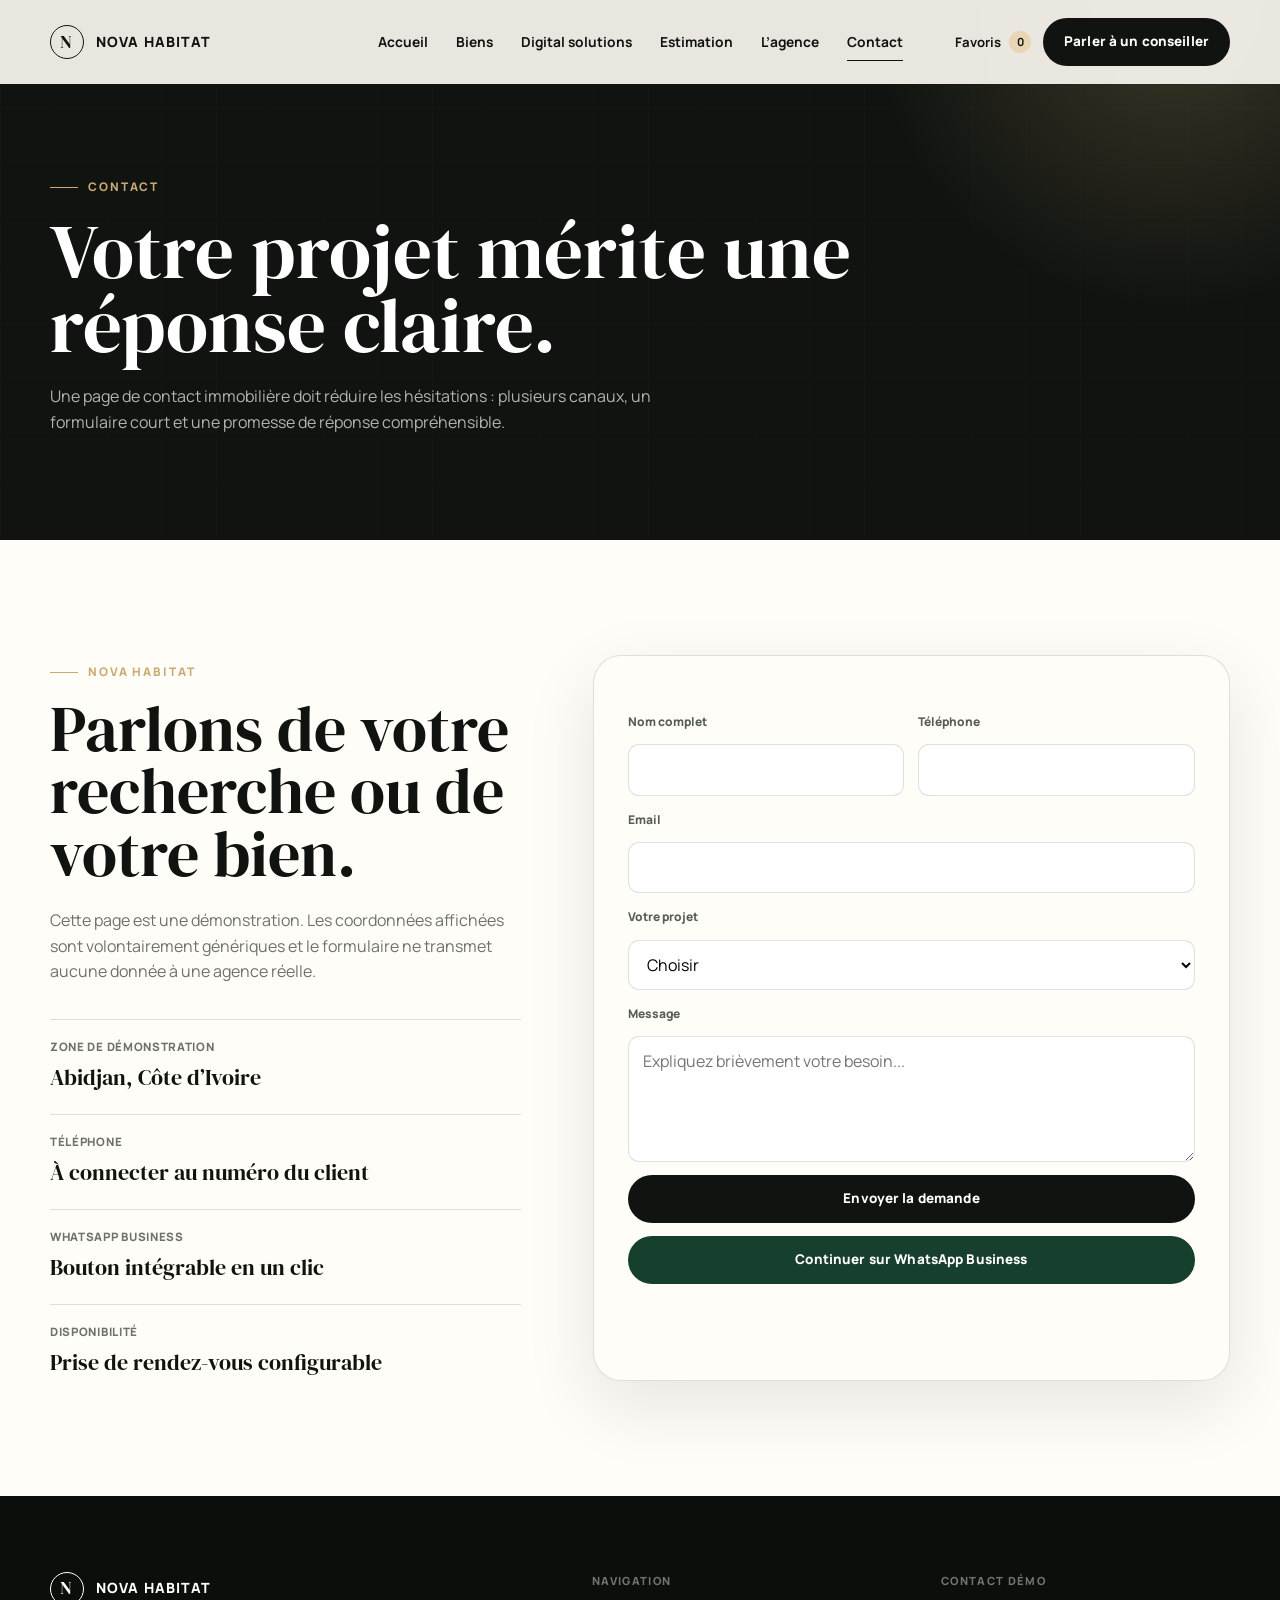
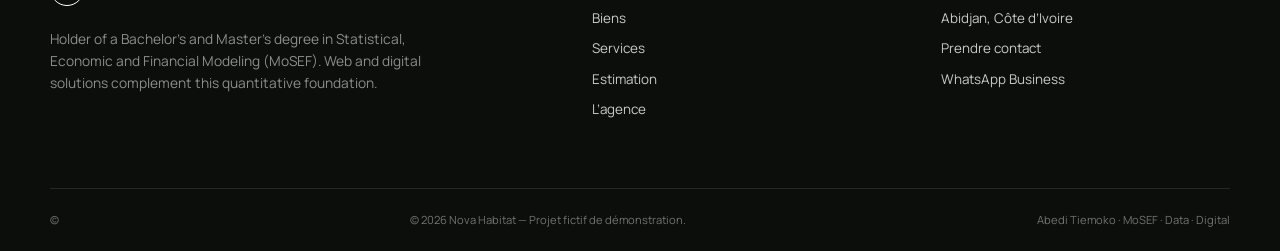
<file: contact.html>
<!DOCTYPE html>
<html lang="fr"><head>
<!-- GA_DEPLOY_MARKER_2026-09-09_FINAL -->
<!-- Google tag (gtag.js) -->
<script async src="https://www.googletagmanager.com/gtag/js?id=G-7KB949F056"></script>
<script>
  window.dataLayer = window.dataLayer || [];
  function gtag(){dataLayer.push(arguments);}
  gtag('js', new Date());
  gtag('config', 'G-7KB949F056');
</script>

<meta charset="utf-8"/><meta content="width=device-width,initial-scale=1" name="viewport"/>
<meta content="noindex, follow" name="robots"><meta content="Page de contact fictive pour une agence immobilière premium." name="description"/><title>Contact | Nova Habitat</title><link href="favicon.svg" rel="icon" type="image/svg+xml"/><link href="assets/css/style.css" rel="stylesheet"/></meta></head><body class="inner-page"><header class="site-header"><div class="container header-inner"><a aria-label="Nova Habitat, accueil" class="brand" href="index.html"><span class="brand-mark">N</span><span>Nova Habitat</span></a><nav aria-label="Navigation principale" class="site-nav"><a href="index.html">Accueil</a><a href="biens.html">Biens</a><a href="services.html">Digital solutions</a><a href="estimation.html">Estimation</a><a href="agence.html">L’agence</a><a class="active" href="contact.html">Contact</a></nav><div class="header-actions"><a class="header-fav" href="biens.html#favoris"><span>Favoris</span><span class="favorite-count">0</span></a><a class="btn btn-dark" href="contact.html">Parler à un conseiller</a><button aria-expanded="false" aria-label="Ouvrir le menu" class="nav-toggle" type="button"><span></span></button></div></div></header><main><section class="page-hero"><div class="container"><span class="eyebrow">Contact</span><h1>Votre projet mérite une réponse claire.</h1><p>Une page de contact immobilière doit réduire les hésitations : plusieurs canaux, un formulaire court et une promesse de réponse compréhensible.</p></div></section><section class="section paper"><div class="container contact-grid"><div class="contact-copy reveal"><span class="eyebrow">Nova Habitat</span><h2>Parlons de votre recherche ou de votre bien.</h2><p>Cette page est une démonstration. Les coordonnées affichées sont volontairement génériques et le formulaire ne transmet aucune donnée à une agence réelle.</p><div class="contact-list"><div class="contact-item"><span>Zone de démonstration</span><strong>Abidjan, Côte d’Ivoire</strong></div><div class="contact-item"><span>Téléphone</span><strong>À connecter au numéro du client</strong></div><div class="contact-item"><span>WhatsApp Business</span><strong>Bouton intégrable en un clic</strong></div><div class="contact-item"><span>Disponibilité</span><strong>Prise de rendez-vous configurable</strong></div></div></div><div class="contact-form-card reveal"><form class="demo-form" data-demo-form=""><div class="form-grid"><div class="form-field"><label for="c-name">Nom complet</label><input id="c-name" name="name" required=""/></div><div class="form-field"><label for="c-phone">Téléphone</label><input id="c-phone" name="phone" required="" type="tel"/></div><div class="form-field full"><label for="c-email">Email</label><input id="c-email" name="email" required="" type="email"/></div><div class="form-field full"><label for="c-topic">Votre projet</label><select id="c-topic" name="topic" required=""><option value="">Choisir</option><option>Acheter un bien</option><option>Vendre un bien</option><option>Louer</option><option>Investir</option><option>Autre demande</option></select></div><div class="form-field full"><label for="c-message">Message</label><textarea id="c-message" name="message" placeholder="Expliquez brièvement votre besoin..." required=""></textarea></div></div><button class="btn btn-dark btn-full" type="submit">Envoyer la demande</button><button class="btn btn-whatsapp btn-full" data-demo-whatsapp="" type="button">Continuer sur WhatsApp Business</button></form></div></div></section></main><footer class="site-footer"><div class="container footer-top"><div class="footer-brand"><a class="brand" href="index.html"><span class="brand-mark">N</span><span>Nova Habitat</span></a><p>Holder of a Bachelor’s and Master’s degree in Statistical, Economic and Financial Modeling (MoSEF). Web and digital solutions complement this quantitative foundation.</p></div><div class="footer-col"><h3>Navigation</h3><a href="biens.html">Biens</a><a href="services.html">Services</a><a href="estimation.html">Estimation</a><a href="agence.html">L’agence</a></div><div class="footer-col"><h3>Contact démo</h3><span>Abidjan, Côte d’Ivoire</span><a href="contact.html">Prendre contact</a><a href="contact.html">WhatsApp Business</a></div></div><div class="container footer-bottom">© <span>© 2026 Nova Habitat — Projet fictif de démonstration.</span> Abedi Tiemoko · MoSEF · Data · Digital</div></footer><script src="assets/js/data.js"></script><script src="assets/js/app.js"></script></body></html>
</file>
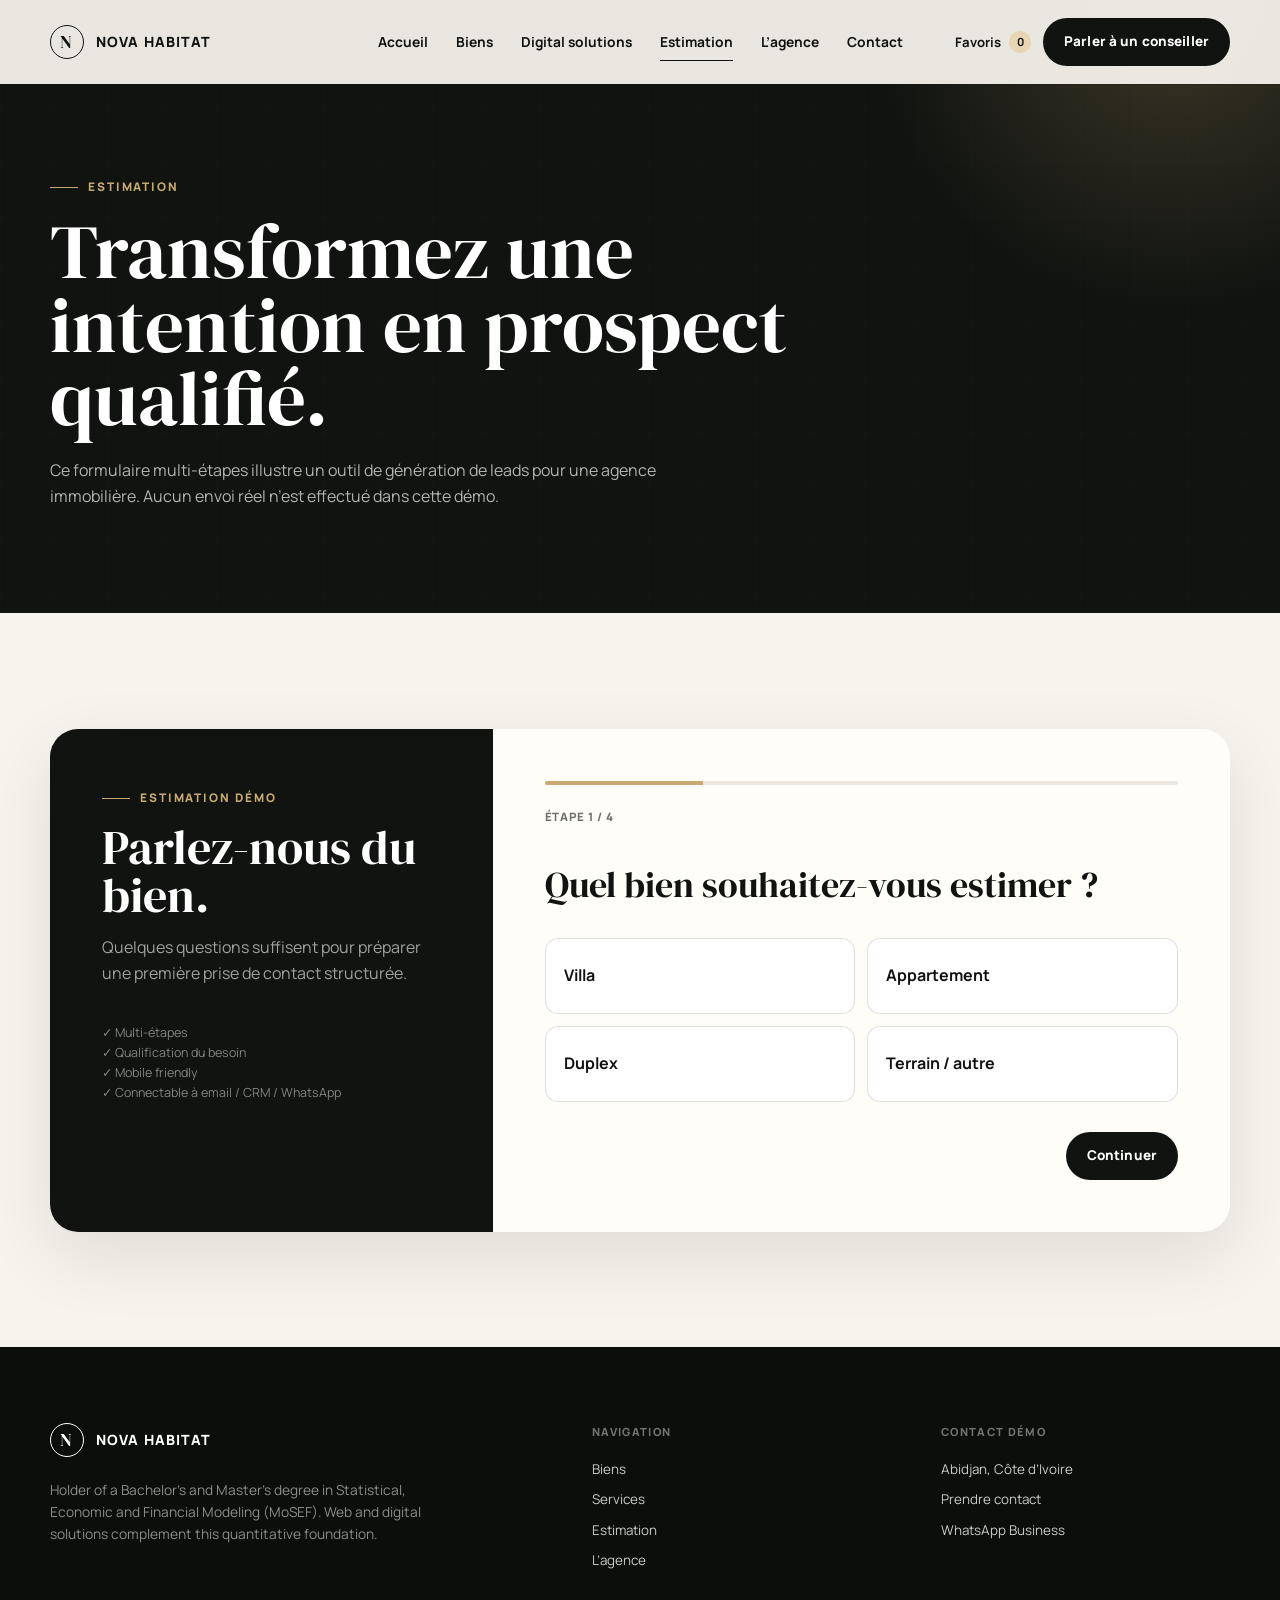
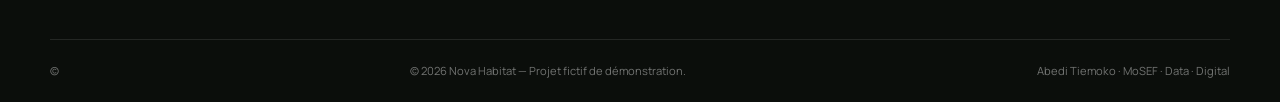
<file: estimation.html>
<!DOCTYPE html>
<html lang="fr"><head>
<!-- GA_DEPLOY_MARKER_2026-09-09_FINAL -->
<!-- Google tag (gtag.js) -->
<script async src="https://www.googletagmanager.com/gtag/js?id=G-7KB949F056"></script>
<script>
  window.dataLayer = window.dataLayer || [];
  function gtag(){dataLayer.push(arguments);}
  gtag('js', new Date());
  gtag('config', 'G-7KB949F056');
</script>

<meta charset="utf-8"/><meta content="width=device-width,initial-scale=1" name="viewport"/>
<meta content="noindex, follow" name="robots"><meta content="Formulaire fictif d’estimation immobilière en plusieurs étapes." name="description"/><title>Estimation | Nova Habitat</title><link href="favicon.svg" rel="icon" type="image/svg+xml"/><link href="assets/css/style.css" rel="stylesheet"/></meta></head><body class="inner-page"><header class="site-header"><div class="container header-inner"><a aria-label="Nova Habitat, accueil" class="brand" href="index.html"><span class="brand-mark">N</span><span>Nova Habitat</span></a><nav aria-label="Navigation principale" class="site-nav"><a href="index.html">Accueil</a><a href="biens.html">Biens</a><a href="services.html">Digital solutions</a><a class="active" href="estimation.html">Estimation</a><a href="agence.html">L’agence</a><a href="contact.html">Contact</a></nav><div class="header-actions"><a class="header-fav" href="biens.html#favoris"><span>Favoris</span><span class="favorite-count">0</span></a><a class="btn btn-dark" href="contact.html">Parler à un conseiller</a><button aria-expanded="false" aria-label="Ouvrir le menu" class="nav-toggle" type="button"><span></span></button></div></div></header><main><section class="page-hero"><div class="container"><span class="eyebrow">Estimation</span><h1>Transformez une intention en prospect qualifié.</h1><p>Ce formulaire multi-étapes illustre un outil de génération de leads pour une agence immobilière. Aucun envoi réel n’est effectué dans cette démo.</p></div></section><section class="section"><div class="container estimate-shell reveal"><aside class="estimate-aside"><span class="eyebrow">Estimation démo</span><h2>Parlez-nous du bien.</h2><p>Quelques questions suffisent pour préparer une première prise de contact structurée.</p><div style="margin-top:36px;color:rgba(255,255,255,.48);font-size:.78rem">✓ Multi-étapes<br/>✓ Qualification du besoin<br/>✓ Mobile friendly<br/>✓ Connectable à email / CRM / WhatsApp</div></aside><div class="estimate-main"><div class="estimate-progress-track"><div class="estimate-progress" id="estimate-progress"></div></div><span class="estimate-step-label" id="estimate-step-label">Étape 1 / 4</span><form id="estimate-form"><div class="estimate-step"><h2>Quel bien souhaitez-vous estimer ?</h2><div class="choice-grid"><label class="choice-card"><input name="type" required="" type="radio" value="Villa"/><span>Villa</span></label><label class="choice-card"><input name="type" type="radio" value="Appartement"/><span>Appartement</span></label><label class="choice-card"><input name="type" type="radio" value="Duplex"/><span>Duplex</span></label><label class="choice-card"><input name="type" type="radio" value="Terrain"/><span>Terrain / autre</span></label></div><div class="step-actions"><span></span><button class="btn btn-dark" data-next="" type="button">Continuer</button></div></div><div class="estimate-step" hidden=""><h2>Où se situe le bien ?</h2><div class="form-grid"><div class="form-field full"><label for="est-location">Quartier / commune</label><input id="est-location" name="location" placeholder="Ex. Cocody Riviera" required=""/></div><div class="form-field"><label for="est-area">Surface approximative</label><input id="est-area" min="1" name="area" placeholder="m²" required="" type="number"/></div><div class="form-field"><label for="est-rooms">Nombre de pièces</label><input id="est-rooms" min="1" name="rooms" placeholder="5" type="number"/></div></div><div class="step-actions"><button class="btn btn-outline" data-prev="" type="button">Retour</button><button class="btn btn-dark" data-next="" type="button">Continuer</button></div></div><div class="estimate-step" hidden=""><h2>Quel est votre projet ?</h2><div class="choice-grid"><label class="choice-card"><input name="timing" required="" type="radio" value="Maintenant"/><span>Vendre rapidement</span></label><label class="choice-card"><input name="timing" type="radio" value="3 mois"/><span>Dans les 3 mois</span></label><label class="choice-card"><input name="timing" type="radio" value="Plus tard"/><span>Je me renseigne</span></label><label class="choice-card"><input name="timing" type="radio" value="Investissement"/><span>Projet d’investissement</span></label></div><div class="step-actions"><button class="btn btn-outline" data-prev="" type="button">Retour</button><button class="btn btn-dark" data-next="" type="button">Continuer</button></div></div><div class="estimate-step" hidden=""><h2>Comment vous recontacter ?</h2><div class="form-grid"><div class="form-field"><label for="est-name">Nom complet</label><input id="est-name" name="name" required=""/></div><div class="form-field"><label for="est-phone">Téléphone</label><input id="est-phone" name="phone" required="" type="tel"/></div><div class="form-field full"><label for="est-email">Email</label><input id="est-email" name="email" required="" type="email"/></div><div class="form-field full"><label for="est-message">Précisions</label><textarea id="est-message" name="message" placeholder="Informations utiles sur le bien..."></textarea></div></div><div class="step-actions"><button class="btn btn-outline" data-prev="" type="button">Retour</button><button class="btn btn-dark" type="submit">Demander l’estimation</button></div></div></form></div></div></section></main><footer class="site-footer"><div class="container footer-top"><div class="footer-brand"><a class="brand" href="index.html"><span class="brand-mark">N</span><span>Nova Habitat</span></a><p>Holder of a Bachelor’s and Master’s degree in Statistical, Economic and Financial Modeling (MoSEF). Web and digital solutions complement this quantitative foundation.</p></div><div class="footer-col"><h3>Navigation</h3><a href="biens.html">Biens</a><a href="services.html">Services</a><a href="estimation.html">Estimation</a><a href="agence.html">L’agence</a></div><div class="footer-col"><h3>Contact démo</h3><span>Abidjan, Côte d’Ivoire</span><a href="contact.html">Prendre contact</a><a href="contact.html">WhatsApp Business</a></div></div><div class="container footer-bottom">© <span>© 2026 Nova Habitat — Projet fictif de démonstration.</span> Abedi Tiemoko · MoSEF · Data · Digital</div></footer><script src="assets/js/data.js"></script><script src="assets/js/app.js"></script></body></html>
</file>
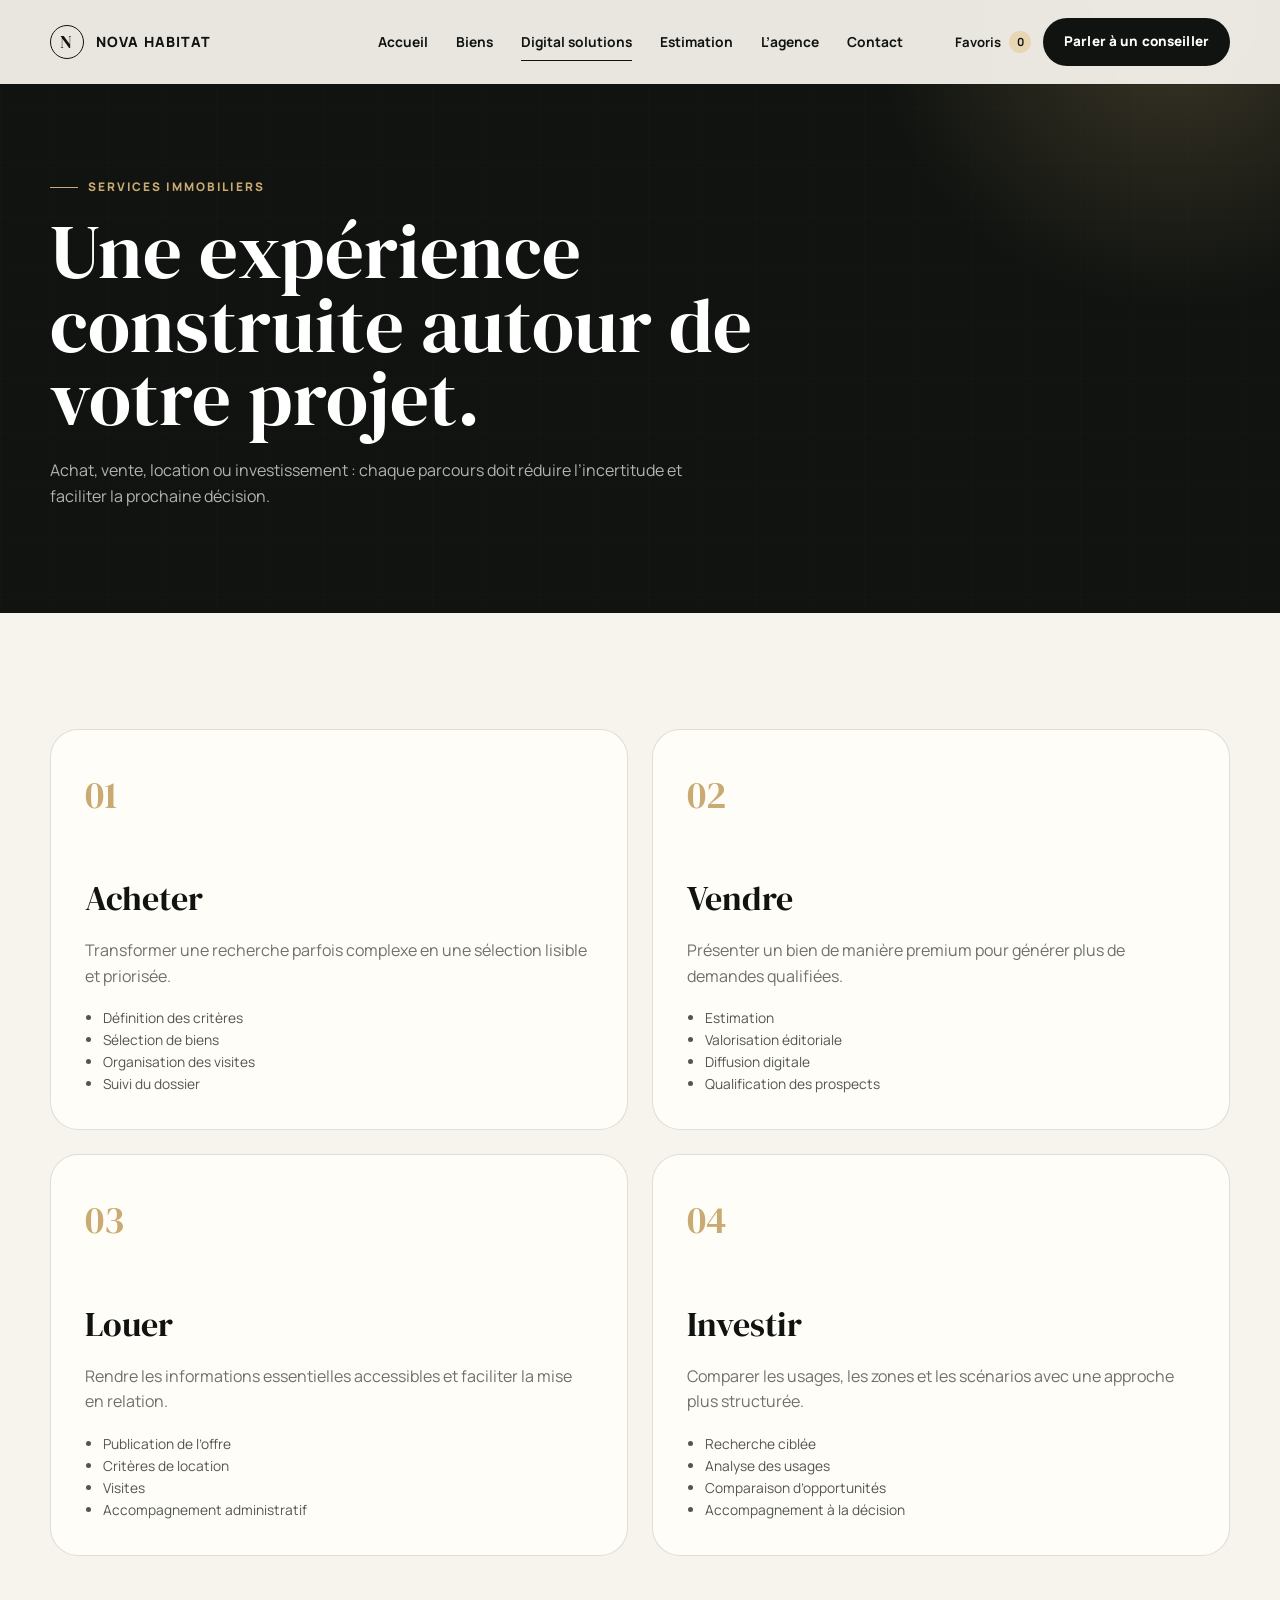
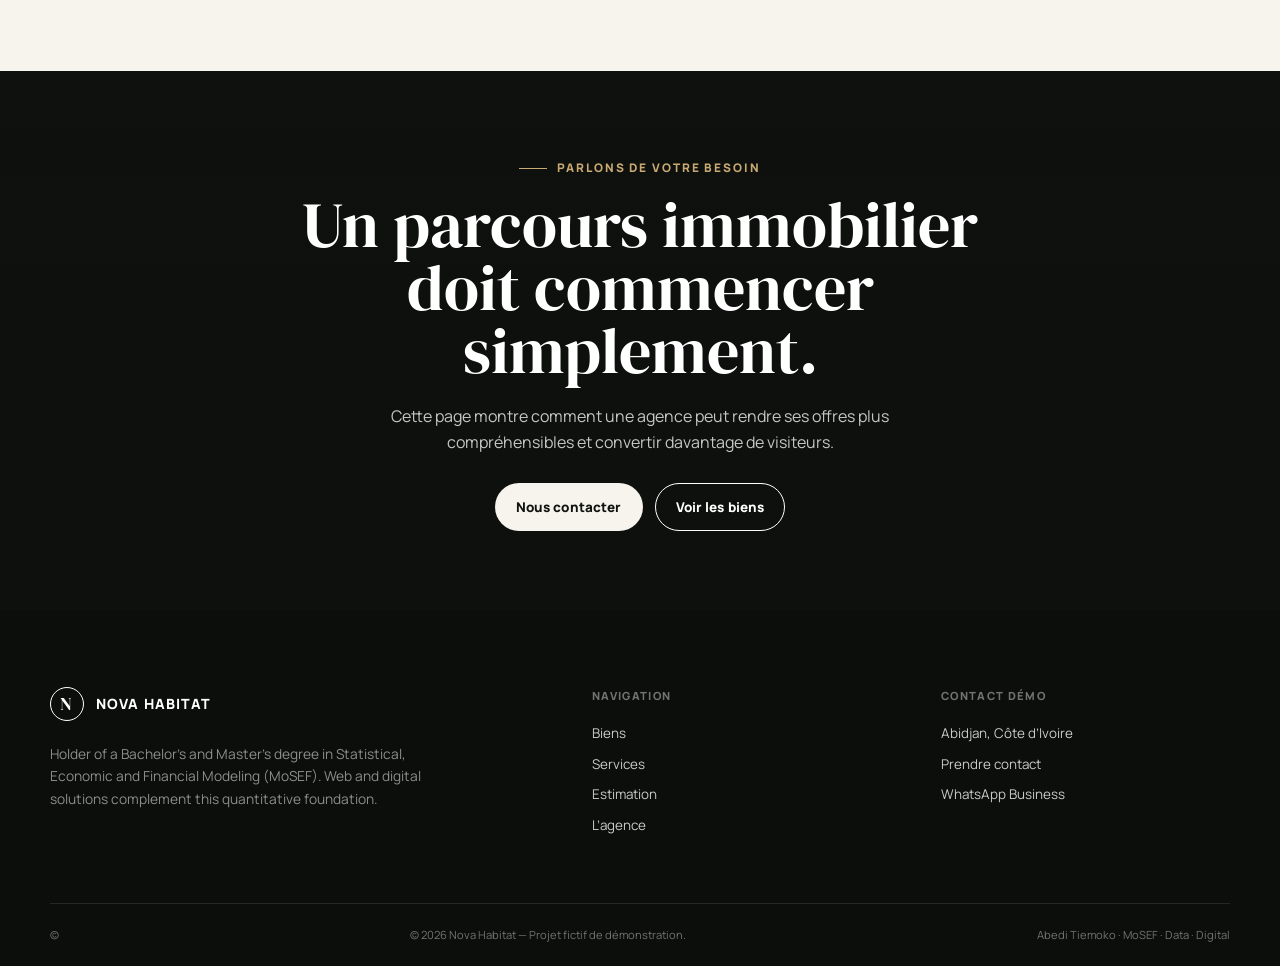
<file: services.html>
<!DOCTYPE html>
<html lang="fr"><head>
<!-- GA_DEPLOY_MARKER_2026-09-09_FINAL -->
<!-- Google tag (gtag.js) -->
<script async src="https://www.googletagmanager.com/gtag/js?id=G-7KB949F056"></script>
<script>
  window.dataLayer = window.dataLayer || [];
  function gtag(){dataLayer.push(arguments);}
  gtag('js', new Date());
  gtag('config', 'G-7KB949F056');
</script>

<meta charset="utf-8"/><meta content="width=device-width,initial-scale=1" name="viewport"/>
<meta content="noindex, follow" name="robots"><meta content="Services immobiliers fictifs : acheter, vendre, louer et investir." name="description"/><title>Services | Nova Habitat</title><link href="favicon.svg" rel="icon" type="image/svg+xml"/><link href="assets/css/style.css" rel="stylesheet"/></meta></head><body class="inner-page"><header class="site-header"><div class="container header-inner"><a aria-label="Nova Habitat, accueil" class="brand" href="index.html"><span class="brand-mark">N</span><span>Nova Habitat</span></a><nav aria-label="Navigation principale" class="site-nav"><a href="index.html">Accueil</a><a href="biens.html">Biens</a><a class="active" href="services.html">Digital solutions</a><a href="estimation.html">Estimation</a><a href="agence.html">L’agence</a><a href="contact.html">Contact</a></nav><div class="header-actions"><a class="header-fav" href="biens.html#favoris"><span>Favoris</span><span class="favorite-count">0</span></a><a class="btn btn-dark" href="contact.html">Parler à un conseiller</a><button aria-expanded="false" aria-label="Ouvrir le menu" class="nav-toggle" type="button"><span></span></button></div></div></header><main><section class="page-hero"><div class="container"><span class="eyebrow">Services immobiliers</span><h1>Une expérience construite autour de votre projet.</h1><p>Achat, vente, location ou investissement : chaque parcours doit réduire l’incertitude et faciliter la prochaine décision.</p></div></section><section class="section"><div class="container service-detail-grid"><article class="service-detail reveal"><span class="number">01</span><div><h2>Acheter</h2><p>Transformer une recherche parfois complexe en une sélection lisible et priorisée.</p><ul><li>Définition des critères</li><li>Sélection de biens</li><li>Organisation des visites</li><li>Suivi du dossier</li></ul></div></article><article class="service-detail reveal"><span class="number">02</span><div><h2>Vendre</h2><p>Présenter un bien de manière premium pour générer plus de demandes qualifiées.</p><ul><li>Estimation</li><li>Valorisation éditoriale</li><li>Diffusion digitale</li><li>Qualification des prospects</li></ul></div></article><article class="service-detail reveal"><span class="number">03</span><div><h2>Louer</h2><p>Rendre les informations essentielles accessibles et faciliter la mise en relation.</p><ul><li>Publication de l’offre</li><li>Critères de location</li><li>Visites</li><li>Accompagnement administratif</li></ul></div></article><article class="service-detail reveal" id="investir"><span class="number">04</span><div><h2>Investir</h2><p>Comparer les usages, les zones et les scénarios avec une approche plus structurée.</p><ul><li>Recherche ciblée</li><li>Analyse des usages</li><li>Comparaison d’opportunités</li><li>Accompagnement à la décision</li></ul></div></article></div></section><section class="cta-panel"><div class="cta-inner reveal"><span class="eyebrow">Parlons de votre besoin</span><h2>Un parcours immobilier doit commencer simplement.</h2><p>Cette page montre comment une agence peut rendre ses offres plus compréhensibles et convertir davantage de visiteurs.</p><div class="cta-actions"><a class="btn btn-light" href="contact.html">Nous contacter</a><a class="btn btn-outline" href="biens.html">Voir les biens</a></div></div></section></main><footer class="site-footer"><div class="container footer-top"><div class="footer-brand"><a class="brand" href="index.html"><span class="brand-mark">N</span><span>Nova Habitat</span></a><p>Holder of a Bachelor’s and Master’s degree in Statistical, Economic and Financial Modeling (MoSEF). Web and digital solutions complement this quantitative foundation.</p></div><div class="footer-col"><h3>Navigation</h3><a href="biens.html">Biens</a><a href="services.html">Services</a><a href="estimation.html">Estimation</a><a href="agence.html">L’agence</a></div><div class="footer-col"><h3>Contact démo</h3><span>Abidjan, Côte d’Ivoire</span><a href="contact.html">Prendre contact</a><a href="contact.html">WhatsApp Business</a></div></div><div class="container footer-bottom">© <span>© 2026 Nova Habitat — Projet fictif de démonstration.</span> Abedi Tiemoko · MoSEF · Data · Digital</div></footer><script src="assets/js/data.js"></script><script src="assets/js/app.js"></script></body></html>
</file>
<file: assets/css/style.css>
@import url('https://fonts.googleapis.com/css2?family=DM+Serif+Display:ital@0;1&family=Manrope:wght@400;500;600;700;800&display=swap');

:root {
  --ink: #101310;
  --ink-2: #1a1f1a;
  --ivory: #f7f4ed;
  --paper: #fffdf8;
  --champagne: #c9aa72;
  --champagne-2: #e7d5b4;
  --sage: #6f7f6c;
  --muted: #6e716c;
  --line: rgba(16,19,16,.13);
  --white-line: rgba(255,255,255,.18);
  --shadow: 0 24px 70px rgba(20,23,18,.10);
  --radius: 28px;
  --radius-sm: 18px;
  --container: min(1180px, calc(100% - 40px));
}

* { box-sizing: border-box; }
html { scroll-behavior: smooth; }
body {
  margin: 0;
  color: var(--ink);
  background: var(--ivory);
  font-family: 'Manrope', system-ui, sans-serif;
  line-height: 1.6;
  -webkit-font-smoothing: antialiased;
}
body.nav-open { overflow: hidden; }
a { color: inherit; text-decoration: none; }
img { display: block; width: 100%; }
button, input, select, textarea { font: inherit; }
button { cursor: pointer; }
svg { width: 1.15em; height: 1.15em; fill: none; stroke: currentColor; stroke-width: 1.8; stroke-linecap: round; stroke-linejoin: round; }
.container { width: var(--container); margin-inline: auto; }
.eyebrow {
  display: inline-flex;
  align-items: center;
  gap: 10px;
  color: var(--champagne);
  font-size: .74rem;
  font-weight: 800;
  letter-spacing: .16em;
  text-transform: uppercase;
}
.eyebrow::before { content: ''; width: 28px; height: 1px; background: currentColor; }
.display {
  margin: 0;
  font-family: 'DM Serif Display', Georgia, serif;
  font-size: clamp(3.2rem, 7vw, 7.4rem);
  font-weight: 400;
  line-height: .92;
  letter-spacing: -.035em;
}
h1, h2, h3, p { margin-top: 0; }
h2.section-title {
  margin-bottom: 18px;
  font-family: 'DM Serif Display', Georgia, serif;
  font-size: clamp(2.2rem, 4vw, 4rem);
  font-weight: 400;
  line-height: 1.02;
  letter-spacing: -.025em;
}
.section-copy { max-width: 640px; color: var(--muted); font-size: 1.02rem; }
.section-head { display: flex; align-items: end; justify-content: space-between; gap: 28px; margin-bottom: 42px; }
.section-head .section-copy { margin-bottom: 0; }
.section { padding: clamp(76px, 9vw, 128px) 0; }
.section.dark { background: var(--ink); color: #fff; }
.section.paper { background: var(--paper); }
.section.tight { padding-block: 64px; }

/* Header */
.site-header {
  position: fixed;
  z-index: 100;
  inset: 0 0 auto 0;
  color: #fff;
  transition: background .3s ease, box-shadow .3s ease, color .3s ease;
}
.site-header.scrolled,
.inner-page .site-header {
  color: var(--ink);
  background: rgba(247,244,237,.94);
  backdrop-filter: blur(18px);
  box-shadow: 0 1px 0 var(--line);
}
.header-inner { height: 84px; display: grid; grid-template-columns: 1fr auto 1fr; align-items: center; gap: 24px; }
.brand {
  display: inline-flex; align-items: center; gap: 12px; width: max-content;
  font-size: .88rem; font-weight: 800; letter-spacing: .08em; text-transform: uppercase;
}
.brand-mark {
  width: 34px; height: 34px; display: grid; place-items: center; border: 1px solid currentColor; border-radius: 50%;
  font-family: 'DM Serif Display', serif; font-size: 1.12rem; font-weight: 400;
}
.site-nav { display: flex; align-items: center; gap: 28px; }
.site-nav a { position: relative; font-size: .86rem; font-weight: 700; }
.site-nav a::after { content: ''; position: absolute; left: 0; right: 100%; bottom: -8px; height: 1px; background: currentColor; transition: right .25s ease; }
.site-nav a:hover::after, .site-nav a.active::after { right: 0; }
.header-actions { display: flex; justify-content: flex-end; align-items: center; gap: 12px; }
.header-fav { display: inline-flex; align-items: center; gap: 8px; font-size: .82rem; font-weight: 700; }
.favorite-count { display: grid; place-items: center; min-width: 22px; height: 22px; padding: 0 6px; border-radius: 999px; color: var(--ink); background: var(--champagne-2); font-size: .7rem; }
.nav-toggle { display: none; width: 44px; height: 44px; border: 0; border-radius: 50%; background: transparent; color: inherit; }
.nav-toggle span, .nav-toggle::before, .nav-toggle::after { content: ''; display: block; width: 22px; height: 1.5px; margin: 5px auto; background: currentColor; transition: transform .25s ease; }

.btn {
  min-height: 48px; display: inline-flex; align-items: center; justify-content: center; gap: 10px;
  padding: 0 20px; border: 1px solid transparent; border-radius: 999px;
  font-size: .84rem; font-weight: 800; letter-spacing: .01em; transition: transform .22s ease, background .22s ease, color .22s ease, border .22s ease;
}
.btn:hover { transform: translateY(-2px); }
.btn-dark { color: #fff; background: var(--ink); }
.btn-dark:hover { background: #2a302a; }
.btn-light { color: var(--ink); background: var(--ivory); }
.btn-outline { border-color: currentColor; background: transparent; }
.btn-gold { color: var(--ink); background: var(--champagne-2); }
.btn-whatsapp { color: #fff; background: #173f2d; }
.btn-full { width: 100%; }

/* Hero */
.hero {
  min-height: 780px;
  position: relative;
  display: flex;
  align-items: end;
  overflow: hidden;
  color: #fff;
  background: #151915;
}
.hero::before {
  content: '';
  position: absolute;
  inset: 0;
  background:
    linear-gradient(90deg, rgba(10,12,10,.80) 0%, rgba(10,12,10,.43) 48%, rgba(10,12,10,.15) 100%),
    linear-gradient(0deg, rgba(10,12,10,.58) 0%, transparent 50%),
    url('https://images.unsplash.com/photo-1600585154340-be6161a56a0c?auto=format&fit=crop&w=2000&q=88') center/cover no-repeat;
  transform: scale(1.015);
}
.hero::after {
  content: '';
  position: absolute;
  inset: 0;
  background-image: linear-gradient(rgba(255,255,255,.045) 1px, transparent 1px), linear-gradient(90deg, rgba(255,255,255,.045) 1px, transparent 1px);
  background-size: 72px 72px;
  mask-image: linear-gradient(to bottom, rgba(0,0,0,.8), transparent 78%);
}
.hero-inner { position: relative; z-index: 2; padding: 170px 0 78px; }
.hero-copy { max-width: 880px; }
.hero .eyebrow { margin-bottom: 28px; color: var(--champagne-2); }
.hero .display { max-width: 900px; }
.hero-lead { max-width: 680px; margin: 28px 0 38px; color: rgba(255,255,255,.8); font-size: clamp(1rem, 1.6vw, 1.2rem); }
.hero-search {
  display: grid;
  grid-template-columns: 1fr 1fr 1.2fr auto;
  gap: 0;
  max-width: 980px;
  padding: 8px;
  color: var(--ink);
  background: rgba(255,253,248,.97);
  border-radius: 18px;
  box-shadow: 0 24px 70px rgba(0,0,0,.23);
}
.search-field { position: relative; padding: 8px 16px; border-right: 1px solid var(--line); }
.search-field label { display: block; margin-bottom: 2px; color: var(--muted); font-size: .67rem; font-weight: 800; letter-spacing: .08em; text-transform: uppercase; }
.search-field select, .search-field input { width: 100%; height: 30px; border: 0; outline: 0; color: var(--ink); background: transparent; font-weight: 700; }
.hero-search .btn { align-self: stretch; min-width: 148px; border-radius: 13px; }
.hero-foot { display: flex; align-items: center; gap: 28px; margin-top: 36px; color: rgba(255,255,255,.64); font-size: .8rem; }
.hero-foot strong { color: #fff; }

/* Trust strip */
.trust-strip { margin-top: -1px; background: var(--ink); color: #fff; border-top: 1px solid rgba(255,255,255,.1); }
.trust-grid { min-height: 110px; display: grid; grid-template-columns: repeat(4, 1fr); }
.trust-item { display: flex; align-items: center; gap: 16px; padding: 26px 28px; border-right: 1px solid rgba(255,255,255,.1); }
.trust-item:last-child { border-right: 0; }
.trust-item strong { display: block; font-family: 'DM Serif Display', serif; font-size: 1.55rem; font-weight: 400; }
.trust-item span { display: block; color: rgba(255,255,255,.58); font-size: .76rem; }
.trust-number { width: 38px; height: 38px; display: grid; place-items: center; border: 1px solid rgba(255,255,255,.23); border-radius: 50%; color: var(--champagne-2); font-size: .78rem; }

/* Property cards */
.property-grid { display: grid; grid-template-columns: repeat(3, minmax(0, 1fr)); gap: 24px; }
.property-card { overflow: hidden; background: var(--paper); border: 1px solid var(--line); border-radius: var(--radius-sm); transition: transform .28s ease, box-shadow .28s ease; }
.property-card:hover { transform: translateY(-6px); box-shadow: var(--shadow); }
.property-media { position: relative; aspect-ratio: 1.28; overflow: hidden; background: #ddd; }
.property-media img { height: 100%; object-fit: cover; transition: transform .55s ease; }
.property-card:hover .property-media img { transform: scale(1.045); }
.property-badge { position: absolute; left: 14px; top: 14px; padding: 7px 10px; border-radius: 999px; color: #fff; background: rgba(15,18,15,.72); backdrop-filter: blur(10px); font-size: .65rem; font-weight: 800; letter-spacing: .05em; text-transform: uppercase; }
.favorite-btn { width: 42px; height: 42px; display: grid; place-items: center; border: 1px solid rgba(255,255,255,.35); border-radius: 50%; color: #fff; background: rgba(15,18,15,.42); backdrop-filter: blur(10px); }
.property-media .favorite-btn { position: absolute; right: 14px; top: 14px; }
.favorite-btn svg { transition: fill .2s ease; }
.favorite-btn.is-favorite svg { fill: currentColor; }
.property-body { padding: 22px; }
.property-topline { display: flex; align-items: center; justify-content: space-between; gap: 14px; margin-bottom: 12px; color: var(--muted); font-size: .72rem; font-weight: 800; text-transform: uppercase; letter-spacing: .05em; }
.property-topline strong { color: var(--ink); font-size: .84rem; }
.property-card h3 { margin-bottom: 8px; font-family: 'DM Serif Display', serif; font-size: 1.5rem; font-weight: 400; line-height: 1.08; }
.property-location { display: flex; align-items: center; gap: 7px; margin-bottom: 18px; color: var(--muted); font-size: .82rem; }
.property-location svg { width: 15px; height: 15px; }
.property-meta { display: flex; flex-wrap: wrap; gap: 14px; padding-top: 16px; border-top: 1px solid var(--line); color: #4e524d; font-size: .77rem; }
.property-meta span { display: inline-flex; align-items: center; gap: 6px; }
.property-meta svg { width: 15px; height: 15px; }
.property-professional { color: var(--sage); font-weight: 800; }

/* Split showcase */
.showcase { display: grid; grid-template-columns: 1.05fr .95fr; min-height: 690px; }
.showcase-media { position: relative; overflow: hidden; }
.showcase-media img { height: 100%; object-fit: cover; }
.showcase-media::after { content: ''; position: absolute; inset: 0; background: linear-gradient(135deg, transparent 50%, rgba(16,19,16,.16)); }
.showcase-copy { display: flex; align-items: center; padding: clamp(48px, 7vw, 100px); background: #dfe4dc; }
.showcase-copy-inner { max-width: 520px; }
.showcase-copy h2 { margin: 18px 0 24px; font-family: 'DM Serif Display', serif; font-size: clamp(2.5rem, 5vw, 5rem); font-weight: 400; line-height: .97; }
.showcase-copy p { color: #596056; }
.feature-points { display: grid; gap: 12px; margin: 28px 0 34px; }
.feature-point { display: flex; align-items: center; gap: 12px; font-weight: 700; font-size: .88rem; }
.feature-point::before { content: '✓'; width: 26px; height: 26px; display: grid; place-items: center; border-radius: 50%; background: rgba(16,19,16,.08); }

/* Service teaser */
.service-grid { display: grid; grid-template-columns: repeat(4, 1fr); border-top: 1px solid var(--white-line); border-left: 1px solid var(--white-line); }
.service-card { min-height: 310px; display: flex; flex-direction: column; justify-content: space-between; padding: 32px; border-right: 1px solid var(--white-line); border-bottom: 1px solid var(--white-line); }
.service-index { color: var(--champagne-2); font-size: .72rem; letter-spacing: .12em; }
.service-card h3 { margin: 44px 0 12px; font-family: 'DM Serif Display', serif; font-size: 1.8rem; font-weight: 400; }
.service-card p { color: rgba(255,255,255,.58); font-size: .88rem; }
.service-card a { width: max-content; margin-top: 22px; color: var(--champagne-2); font-weight: 800; font-size: .78rem; }

/* Process */
.process-grid { display: grid; grid-template-columns: repeat(3, 1fr); gap: 42px; }
.process-card { position: relative; padding-top: 64px; }
.process-card::before { content: attr(data-step); position: absolute; top: 0; left: 0; color: var(--champagne); font-family: 'DM Serif Display', serif; font-size: 2.7rem; }
.process-card::after { content: ''; position: absolute; top: 28px; left: 62px; width: calc(100% - 62px); height: 1px; background: var(--line); }
.process-card h3 { margin-bottom: 12px; font-family: 'DM Serif Display', serif; font-size: 1.55rem; font-weight: 400; }
.process-card p { color: var(--muted); font-size: .9rem; }

/* CTA */
.cta-panel { position: relative; overflow: hidden; min-height: 450px; display: grid; place-items: center; color: #fff; background: var(--ink); text-align: center; }
.cta-panel::before { content: ''; position: absolute; inset: 0; background: linear-gradient(rgba(10,12,10,.56), rgba(10,12,10,.76)), url('https://images.unsplash.com/photo-1600585154526-990dced4db0d?auto=format&fit=crop&w=1800&q=84') center/cover no-repeat; opacity: .62; }
.cta-inner { position: relative; z-index: 1; width: min(760px, calc(100% - 40px)); padding: 80px 0; }
.cta-inner h2 { margin: 16px 0 22px; font-family: 'DM Serif Display', serif; font-size: clamp(2.6rem, 5vw, 5rem); font-weight: 400; line-height: .98; }
.cta-inner p { margin-inline: auto; max-width: 600px; color: rgba(255,255,255,.76); }
.cta-actions { display: flex; justify-content: center; flex-wrap: wrap; gap: 12px; margin-top: 28px; }

/* Inner pages */
.page-hero { position: relative; overflow: hidden; padding: 170px 0 88px; color: #fff; background: var(--ink); }
.page-hero::before { content: ''; position: absolute; inset: 0; opacity: .24; background-image: linear-gradient(rgba(255,255,255,.05) 1px, transparent 1px), linear-gradient(90deg, rgba(255,255,255,.05) 1px, transparent 1px); background-size: 54px 54px; }
.page-hero::after { content: ''; position: absolute; width: 650px; height: 650px; right: -220px; top: -320px; border-radius: 50%; background: radial-gradient(circle, rgba(201,170,114,.24), transparent 66%); }
.page-hero .container { position: relative; z-index: 2; }
.page-hero h1 { max-width: 850px; margin: 18px 0 22px; font-family: 'DM Serif Display', serif; font-size: clamp(3rem, 6vw, 6rem); font-weight: 400; line-height: .96; }
.page-hero p { max-width: 660px; color: rgba(255,255,255,.68); font-size: 1rem; }

/* Listings */
.listing-layout { display: grid; grid-template-columns: 280px minmax(0, 1fr); gap: 38px; align-items: start; }
.filters { position: sticky; top: 112px; padding: 24px; background: var(--paper); border: 1px solid var(--line); border-radius: var(--radius-sm); }
.filters h2 { margin-bottom: 20px; font-family: 'DM Serif Display', serif; font-size: 1.6rem; font-weight: 400; }
.filter-field { margin-bottom: 16px; }
.filter-field label { display: block; margin-bottom: 7px; color: #5d615b; font-size: .72rem; font-weight: 800; text-transform: uppercase; letter-spacing: .06em; }
.filter-field input, .filter-field select { width: 100%; min-height: 46px; padding: 0 12px; border: 1px solid var(--line); border-radius: 10px; outline: 0; background: #fff; }
.filter-field input:focus, .filter-field select:focus { border-color: var(--champagne); box-shadow: 0 0 0 3px rgba(201,170,114,.12); }
.filter-actions { display: grid; gap: 8px; }
.filter-note { margin: 16px 0 0; color: var(--muted); font-size: .72rem; }
.listing-main .property-grid { grid-template-columns: repeat(2, minmax(0, 1fr)); }
.listing-toolbar { display: flex; align-items: center; justify-content: space-between; gap: 20px; margin-bottom: 22px; }
.listing-toolbar strong { font-family: 'DM Serif Display', serif; font-size: 1.4rem; font-weight: 400; }
.empty-state { grid-column: 1/-1; padding: 56px; border: 1px dashed var(--line); border-radius: var(--radius-sm); text-align: center; color: var(--muted); }
.empty-state strong { display: block; margin-bottom: 8px; color: var(--ink); }

/* Detail */
.property-detail-hero { padding-top: 112px; background: var(--ivory); }
.property-gallery { width: min(1440px, calc(100% - 32px)); margin-inline: auto; display: grid; grid-template-columns: 1.6fr .8fr .8fr; grid-template-rows: 280px 280px; gap: 10px; }
.property-gallery figure { margin: 0; overflow: hidden; border-radius: 14px; }
.property-gallery img { height: 100%; object-fit: cover; }
.gallery-main { grid-row: 1 / span 2; }
.gallery-small:last-child { grid-column: 2 / span 2; }
.property-detail-main { display: grid; grid-template-columns: minmax(0, 1fr) 360px; gap: 72px; padding-block: 64px 110px; }
.property-title-row { display: flex; align-items: start; justify-content: space-between; gap: 20px; }
.property-title-row h1 { margin: 10px 0 8px; font-family: 'DM Serif Display', serif; font-size: clamp(2.5rem, 5vw, 4.8rem); font-weight: 400; line-height: .98; }
.property-location.large { font-size: .92rem; }
.detail-favorite { position: static; flex: 0 0 auto; color: var(--ink); background: transparent; border-color: var(--line); }
.detail-price { margin: 30px 0 24px; font-size: 1.4rem; font-weight: 800; }
.detail-meta { display: grid; grid-template-columns: repeat(3, 1fr); padding: 22px 0; border-block: 1px solid var(--line); }
.detail-meta span { display: flex; align-items: center; gap: 9px; color: var(--muted); font-size: .82rem; }
.detail-meta strong { color: var(--ink); }
.detail-intro { margin: 34px 0; max-width: 760px; font-family: 'DM Serif Display', serif; font-size: 1.55rem; line-height: 1.35; }
.detail-section { padding-top: 28px; margin-top: 28px; border-top: 1px solid var(--line); }
.detail-section h2 { margin-bottom: 14px; font-family: 'DM Serif Display', serif; font-size: 1.6rem; font-weight: 400; }
.detail-section p { color: var(--muted); }
.feature-list { display: grid; grid-template-columns: repeat(2, 1fr); gap: 10px 24px; padding: 0; list-style: none; }
.feature-list li { position: relative; padding-left: 18px; }
.feature-list li::before { content: ''; position: absolute; left: 0; top: .7em; width: 6px; height: 6px; border-radius: 50%; background: var(--champagne); }
.demo-disclaimer { margin-top: 36px; padding: 16px 18px; border: 1px solid rgba(201,170,114,.38); border-radius: 12px; color: #66573c; background: rgba(231,213,180,.22); font-size: .76rem; }
.inquiry-card { position: sticky; top: 112px; padding: 28px; border-radius: var(--radius-sm); background: var(--paper); border: 1px solid var(--line); box-shadow: var(--shadow); }
.inquiry-card h2 { margin: 12px 0; font-family: 'DM Serif Display', serif; font-size: 2rem; font-weight: 400; line-height: 1; }
.inquiry-card > p { color: var(--muted); font-size: .85rem; }
.demo-form { display: grid; gap: 13px; margin-top: 22px; }
.demo-form label { color: #555a54; font-size: .72rem; font-weight: 800; }
.demo-form input, .demo-form textarea, .demo-form select { width: 100%; min-height: 48px; margin-top: 6px; padding: 12px 13px; border: 1px solid var(--line); border-radius: 10px; background: #fff; outline: 0; }
.demo-form textarea { min-height: 120px; resize: vertical; }
.inquiry-card .btn-whatsapp { margin-top: 10px; }

/* Services */
.service-detail-grid { display: grid; grid-template-columns: repeat(2, 1fr); gap: 24px; }
.service-detail { min-height: 360px; display: flex; flex-direction: column; justify-content: space-between; padding: 34px; border: 1px solid var(--line); border-radius: var(--radius); background: var(--paper); }
.service-detail .number { color: var(--champagne); font-family: 'DM Serif Display', serif; font-size: 2.4rem; }
.service-detail h2 { margin: 46px 0 12px; font-family: 'DM Serif Display', serif; font-size: 2.15rem; font-weight: 400; }
.service-detail p { color: var(--muted); }
.service-detail ul { margin: 18px 0 0; padding-left: 18px; color: #51564f; font-size: .86rem; }

/* About */
.about-grid { display: grid; grid-template-columns: .9fr 1.1fr; gap: 72px; align-items: center; }
.about-image { position: relative; min-height: 620px; border-radius: var(--radius); overflow: hidden; }
.about-image img { position: absolute; inset: 0; height: 100%; object-fit: cover; }
.about-image::after { content: 'NOVA / 01'; position: absolute; left: 24px; bottom: 24px; padding: 9px 12px; color: #fff; background: rgba(16,19,16,.62); backdrop-filter: blur(10px); border-radius: 999px; font-size: .68rem; font-weight: 800; letter-spacing: .1em; }
.about-copy h2 { margin: 16px 0 26px; font-family: 'DM Serif Display', serif; font-size: clamp(2.6rem, 5vw, 5rem); font-weight: 400; line-height: .98; }
.about-copy p { color: var(--muted); }
.values-grid { display: grid; grid-template-columns: repeat(3, 1fr); gap: 20px; margin-top: 42px; }
.value-card { padding: 24px 0 0; border-top: 1px solid var(--line); }
.value-card strong { display: block; margin-bottom: 8px; font-family: 'DM Serif Display', serif; font-size: 1.45rem; font-weight: 400; }
.value-card span { color: var(--muted); font-size: .8rem; }

/* Estimate */
.estimate-shell { display: grid; grid-template-columns: .75fr 1.25fr; border-radius: var(--radius); overflow: hidden; background: var(--paper); box-shadow: var(--shadow); }
.estimate-aside { padding: 52px; color: #fff; background: var(--ink); }
.estimate-aside h2 { margin: 16px 0; font-family: 'DM Serif Display', serif; font-size: 3rem; font-weight: 400; line-height: 1; }
.estimate-aside p { color: rgba(255,255,255,.6); }
.estimate-main { padding: 52px; }
.estimate-progress-track { height: 4px; margin-bottom: 18px; overflow: hidden; border-radius: 999px; background: #ebe7de; }
.estimate-progress { width: 25%; height: 100%; background: var(--champagne); transition: width .25s ease; }
.estimate-step-label { color: var(--muted); font-size: .72rem; font-weight: 800; text-transform: uppercase; letter-spacing: .08em; }
.estimate-step h2 { margin: 28px 0 24px; font-family: 'DM Serif Display', serif; font-size: 2.25rem; font-weight: 400; }
.choice-grid { display: grid; grid-template-columns: repeat(2, 1fr); gap: 12px; }
.choice-card { position: relative; }
.choice-card input { position: absolute; opacity: 0; pointer-events: none; }
.choice-card span { min-height: 76px; display: flex; align-items: center; padding: 18px; border: 1px solid var(--line); border-radius: 13px; background: #fff; font-weight: 700; }
.choice-card input:checked + span { border-color: var(--champagne); background: rgba(231,213,180,.24); box-shadow: 0 0 0 3px rgba(201,170,114,.1); }
.form-grid { display: grid; grid-template-columns: repeat(2, 1fr); gap: 14px; }
.form-field { display: grid; gap: 7px; }
.form-field.full { grid-column: 1/-1; }
.form-field label { color: #575c56; font-size: .75rem; font-weight: 800; }
.form-field input, .form-field select, .form-field textarea { width: 100%; min-height: 50px; padding: 12px 14px; border: 1px solid var(--line); border-radius: 11px; background: #fff; outline: 0; }
.form-field textarea { min-height: 126px; resize: vertical; }
.step-actions { display: flex; justify-content: space-between; gap: 12px; margin-top: 30px; }

/* Contact */
.contact-grid { display: grid; grid-template-columns: .85fr 1.15fr; gap: 72px; }
.contact-copy h2 { margin: 16px 0 22px; font-family: 'DM Serif Display', serif; font-size: clamp(2.7rem, 5vw, 5rem); font-weight: 400; line-height: .98; }
.contact-copy > p { color: var(--muted); }
.contact-list { display: grid; gap: 18px; margin-top: 34px; }
.contact-item { padding-top: 18px; border-top: 1px solid var(--line); }
.contact-item span { display: block; color: var(--muted); font-size: .72rem; font-weight: 800; text-transform: uppercase; letter-spacing: .06em; }
.contact-item strong { display: block; margin-top: 5px; font-family: 'DM Serif Display', serif; font-size: 1.35rem; font-weight: 400; }
.contact-form-card { padding: 34px; border: 1px solid var(--line); border-radius: var(--radius); background: var(--paper); box-shadow: var(--shadow); }

/* Footer */
.site-footer { color: #fff; background: #0b0e0b; }
.footer-top { display: grid; grid-template-columns: 1.25fr .75fr .75fr; gap: 60px; padding: 76px 0 58px; }
.footer-brand .brand { margin-bottom: 22px; }
.footer-brand p { max-width: 420px; color: rgba(255,255,255,.53); font-size: .86rem; }
.footer-col h3 { margin-bottom: 18px; color: rgba(255,255,255,.42); font-size: .7rem; font-weight: 800; letter-spacing: .12em; text-transform: uppercase; }
.footer-col a, .footer-col span { display: block; margin: 9px 0; color: rgba(255,255,255,.78); font-size: .84rem; }
.footer-bottom { display: flex; justify-content: space-between; gap: 20px; padding: 22px 0; border-top: 1px solid rgba(255,255,255,.1); color: rgba(255,255,255,.42); font-size: .7rem; }
.footer-bottom strong { color: rgba(255,255,255,.62); }

.toast { position: fixed; z-index: 999; left: 50%; bottom: 24px; transform: translate(-50%, 24px); width: min(520px, calc(100% - 32px)); padding: 14px 18px; border-radius: 12px; color: #fff; background: #171b17; box-shadow: 0 18px 50px rgba(0,0,0,.24); opacity: 0; pointer-events: none; transition: opacity .25s ease, transform .25s ease; font-size: .82rem; }
.toast.show { opacity: 1; transform: translate(-50%, 0); }
.reveal { opacity: 0; transform: translateY(22px); transition: opacity .7s ease, transform .7s ease; }
.reveal.visible { opacity: 1; transform: none; }

@media (prefers-reduced-motion: reduce) {
  *, *::before, *::after { scroll-behavior: auto !important; animation: none !important; transition: none !important; }
  .reveal { opacity: 1; transform: none; }
}

@media (max-width: 980px) {
  :root { --container: min(100% - 32px, 900px); }
  .header-inner { grid-template-columns: 1fr auto; }
  .site-nav { position: fixed; inset: 84px 16px auto; display: none; flex-direction: column; align-items: stretch; gap: 0; padding: 12px; color: var(--ink); background: var(--paper); border: 1px solid var(--line); border-radius: 18px; box-shadow: var(--shadow); }
  .site-nav.open { display: flex; }
  .site-nav a { padding: 14px 12px; }
  .nav-toggle { display: block; }
  .header-actions .btn { display: none; }
  .header-actions { grid-column: 2; grid-row: 1; }
  .site-nav { grid-column: 1/-1; }
  .hero-search { grid-template-columns: repeat(2, 1fr); }
  .hero-search .btn { min-height: 54px; }
  .search-field:nth-child(2) { border-right: 0; }
  .trust-grid { grid-template-columns: repeat(2, 1fr); }
  .trust-item:nth-child(2) { border-right: 0; }
  .property-grid { grid-template-columns: repeat(2, minmax(0,1fr)); }
  .service-grid { grid-template-columns: repeat(2,1fr); }
  .showcase { grid-template-columns: 1fr; }
  .showcase-media { min-height: 520px; }
  .listing-layout { grid-template-columns: 1fr; }
  .filters { position: static; }
  .filter-actions { grid-template-columns: 1fr 1fr; }
  .property-detail-main { grid-template-columns: 1fr; gap: 36px; }
  .inquiry-card { position: static; }
  .property-gallery { grid-template-columns: 1fr 1fr; grid-template-rows: 440px 220px; }
  .gallery-main { grid-column: 1/-1; grid-row: auto; }
  .gallery-small:last-child { display: none; }
  .about-grid, .contact-grid { grid-template-columns: 1fr; }
  .about-image { min-height: 520px; }
  .estimate-shell { grid-template-columns: 1fr; }
  .footer-top { grid-template-columns: 1fr 1fr; }
  .footer-brand { grid-column: 1/-1; }
}

@media (max-width: 680px) {
  :root { --container: calc(100% - 24px); --radius: 22px; }
  .header-inner { height: 72px; }
  .site-nav { inset: 72px 12px auto; }
  .header-fav > span:first-child { display: none; }
  .hero { min-height: auto; }
  .hero-inner { padding: 132px 0 48px; }
  .hero .display { font-size: clamp(3rem, 15vw, 4.8rem); }
  .hero-lead { margin-bottom: 28px; }
  .hero-search { grid-template-columns: 1fr; border-radius: 16px; }
  .search-field { border-right: 0; border-bottom: 1px solid var(--line); }
  .hero-foot { flex-direction: column; align-items: flex-start; gap: 8px; margin-top: 24px; }
  .trust-grid, .property-grid, .listing-main .property-grid, .service-grid, .process-grid, .service-detail-grid, .values-grid { grid-template-columns: 1fr; }
  .trust-item { border-right: 0; border-bottom: 1px solid rgba(255,255,255,.1); }
  .trust-item:last-child { border-bottom: 0; }
  .section { padding-block: 72px; }
  .section-head { display: block; margin-bottom: 30px; }
  .section-head .btn { margin-top: 16px; }
  .showcase-media { min-height: 380px; }
  .showcase-copy { padding: 48px 24px; }
  .service-card { min-height: 250px; }
  .process-card::after { display: none; }
  .page-hero { padding: 128px 0 62px; }
  .page-hero h1 { font-size: clamp(2.8rem, 14vw, 4.5rem); }
  .listing-toolbar { align-items: start; flex-direction: column; }
  .filter-actions { grid-template-columns: 1fr; }
  .property-gallery { width: calc(100% - 20px); grid-template-columns: 1fr; grid-template-rows: 360px 160px; }
  .gallery-small:nth-of-type(n+3) { display: none; }
  .property-title-row { align-items: flex-start; }
  .detail-meta { grid-template-columns: 1fr; gap: 14px; }
  .feature-list { grid-template-columns: 1fr; }
  .property-detail-main { padding-block: 42px 72px; }
  .about-image { min-height: 420px; }
  .estimate-aside, .estimate-main, .contact-form-card { padding: 28px 22px; }
  .choice-grid, .form-grid { grid-template-columns: 1fr; }
  .footer-top { grid-template-columns: 1fr; gap: 28px; padding-top: 54px; }
  .footer-brand { grid-column: auto; }
  .footer-bottom { flex-direction: column; }
}
</file>
